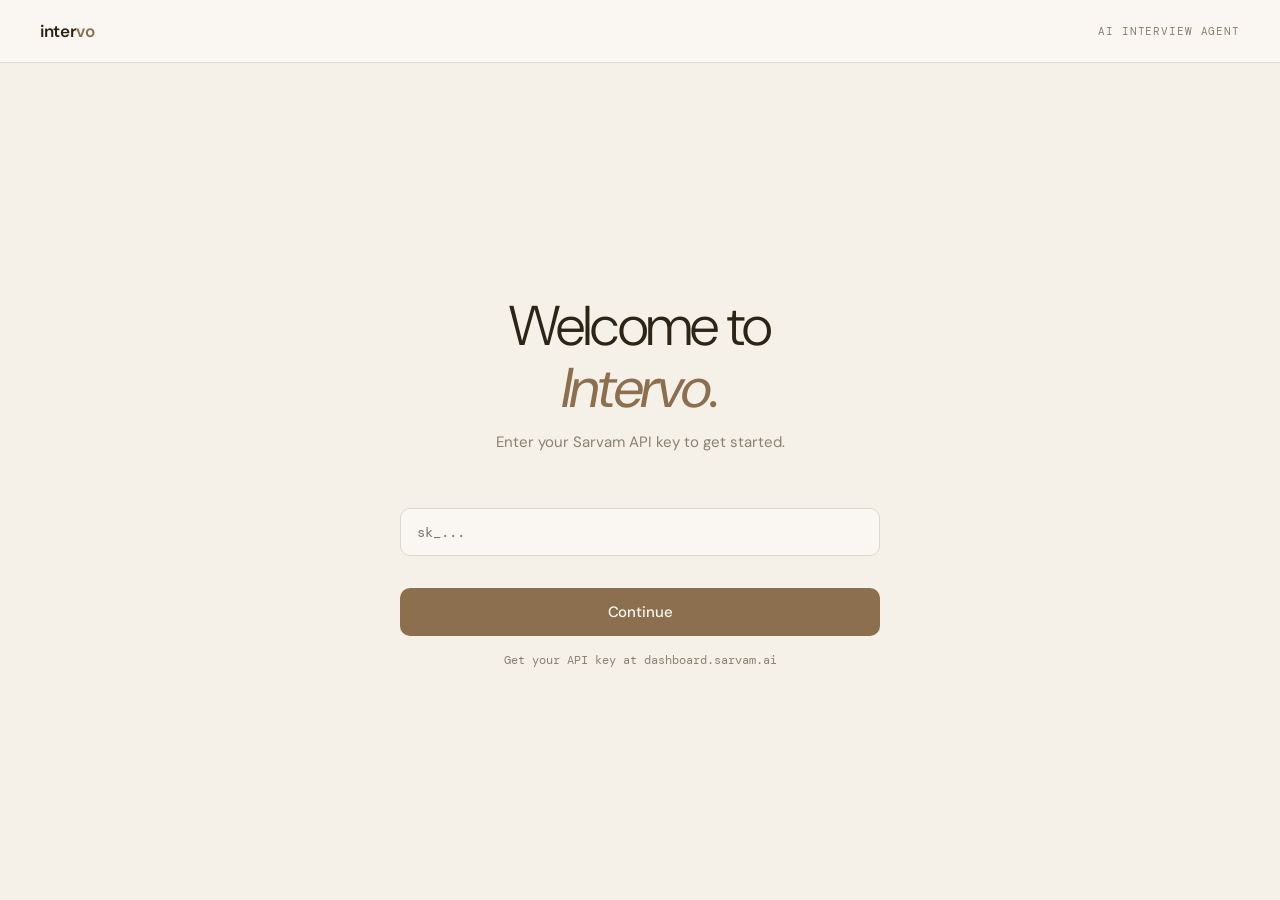
<file: static/index.html>
<!DOCTYPE html>
<head>
  <meta charset="UTF-8" />
  <meta name="viewport" content="width=device-width, initial-scale=1.0" />
  <title>Intervo</title>

<link rel="icon" type="image/svg+xml" href="data:image/svg+xml,%3Csvg xmlns='http://www.w3.org/2000/svg' viewBox='0 0 64 64'%3E%3Cdefs%3E%3ClinearGradient id='g' x1='0' y1='0' x2='1' y2='1'%3E%3Cstop offset='0%25' stop-color='%23FFD54F'/%3E%3Cstop offset='100%25' stop-color='%23F4B400'/%3E%3C/linearGradient%3E%3C/defs%3E%3Crect width='64' height='64' rx='18' fill='url(%23g)'/%3E%3Ctext x='50%25' y='56%25' text-anchor='middle' font-size='40' font-family='Inter, Arial, sans-serif' font-weight='800' fill='white'%3EI%3C/text%3E%3C/svg%3E">
  <link rel="stylesheet" href="/static/style.css" />
</head>
<body>
  <div class="page">
    <nav>
      <div class="logo">inter<span>vo</span></div>
      <span class="nav-tag">AI Interview Agent</span>
    </nav>

    <div id="keyScreen" class="upload-container" style="display: none;">
      <div class="upload-header">
        <h1>Welcome to<br /><em>Intervo.</em></h1>
        <p>Enter your Sarvam API key to get started.</p>
      </div>
      <div style="display: flex; flex-direction: column; align-items: center; gap: 16px; width: 100%; max-width: 480px;">
        <input type="password" id="apiKeyInput" placeholder="sk_..." />
        <div class="upload-error" id="keyError"></div>
        <button class="btn-primary" id="saveKeyBtn" style="width: 100%;">Continue</button>
        <a href="https://dashboard.sarvam.ai" target="_blank" style="font-size: 12px; color: var(--text-muted); font-family: 'DM Mono', monospace;">
          Get your API key at dashboard.sarvam.ai
        </a>
      </div>
    </div>

    <div id="uploadScreen" class="upload-container" style="display: none;">
      <div class="upload-header">
        <h1>Your next interview,<br /><em>practiced.</em></h1>
        <p>Upload your resume and job description to begin.</p>
      </div>

      <div style="display: flex; flex-direction: column; align-items: center; gap: 24px; width: 100%; max-width: 760px;">
        <div class="upload-grid">
          <div class="drop-zone" id="resumeZone">
            <input type="file" id="resumeInput" accept=".pdf" />
            <div class="drop-icon">R</div>
            <div class="drop-label">Resume</div>
            <div class="drop-sub">PDF only</div>
            <div class="file-name" id="resumeName"></div>
          </div>

          <div class="drop-zone" id="jdZone">
            <input type="file" id="jdInput" accept=".pdf" />
            <div class="drop-icon">JD</div>
            <div class="drop-label">Job Description</div>
            <div class="drop-sub">PDF only</div>
            <div class="file-name" id="jdName"></div>
          </div>
        </div>

        <div class="upload-error" id="uploadError"></div>
        <button class="btn-primary" id="startBtn" disabled>Start Interview</button>

        <button id="changeKeyBtn" style="background: transparent; border: none; color: var(--text-muted); font-size: 12px; font-family: 'DM Mono', monospace; cursor: pointer;">
          Change API key
        </button>
      </div>
    </div>
  </div>

  <script>
    const keyScreen = document.getElementById('keyScreen');
    const uploadScreen = document.getElementById('uploadScreen');
    const apiKeyInput = document.getElementById('apiKeyInput');
    const saveKeyBtn = document.getElementById('saveKeyBtn');
    const keyError = document.getElementById('keyError');
    const resumeInput = document.getElementById('resumeInput');
    const jdInput = document.getElementById('jdInput');
    const resumeZone = document.getElementById('resumeZone');
    const jdZone = document.getElementById('jdZone');
    const resumeName = document.getElementById('resumeName');
    const jdName = document.getElementById('jdName');
    const startBtn = document.getElementById('startBtn');
    const uploadError = document.getElementById('uploadError');
    const changeKeyBtn = document.getElementById('changeKeyBtn');

    function showUpload() {
      keyScreen.style.display = 'none';
      uploadScreen.style.display = 'flex';
    }

    function showKeyScreen() {
      uploadScreen.style.display = 'none';
      keyScreen.style.display = 'flex';
    }

    const savedKey = localStorage.getItem('sarvam_api_key');
    if (savedKey) {
      showUpload();
    } else {
      showKeyScreen();
    }

    saveKeyBtn.addEventListener('click', () => {
      const key = apiKeyInput.value.trim();
      if (!key || !key.startsWith('sk_')) {
        keyError.textContent = 'Please enter a valid Sarvam API key starting with sk_';
        return;
      }
      localStorage.setItem('sarvam_api_key', key);
      keyError.textContent = '';
      showUpload();
    });

    apiKeyInput.addEventListener('keydown', e => {
      if (e.key === 'Enter') saveKeyBtn.click();
    });

    changeKeyBtn.addEventListener('click', () => {
      localStorage.removeItem('sarvam_api_key');
      apiKeyInput.value = '';
      showKeyScreen();
    });

    function checkReady() {
      startBtn.disabled = !(resumeInput.files[0] && jdInput.files[0]);
    }

    resumeInput.addEventListener('change', () => {
      if (resumeInput.files[0]) {
        resumeName.textContent = resumeInput.files[0].name;
        resumeZone.classList.add('uploaded');
      }
      checkReady();
    });

    jdInput.addEventListener('change', () => {
      if (jdInput.files[0]) {
        jdName.textContent = jdInput.files[0].name;
        jdZone.classList.add('uploaded');
      }
      checkReady();
    });

    startBtn.addEventListener('click', async () => {
      uploadError.textContent = '';
      startBtn.disabled = true;
      startBtn.textContent = 'Preparing...';

      const apiKey = localStorage.getItem('sarvam_api_key');
      const form = new FormData();
      form.append('resume', resumeInput.files[0]);
      form.append('jd', jdInput.files[0]);

      try {
        const res = await fetch('/api/start', {
          method: 'POST',
          headers: { 'X-Sarvam-Key': apiKey },
          body: form,
        });
        if (!res.ok) throw new Error('Failed to start session');
        const data = await res.json();
        window.location.href = '/interview?session_id=' + data.session_id + '&opening_text=' + encodeURIComponent(data.text);
      } catch (e) {
        uploadError.textContent = 'Something went wrong. Please try again.';
        startBtn.disabled = false;
        startBtn.textContent = 'Start Interview';
      }
    });
  </script>
</body>
</html>
</file>
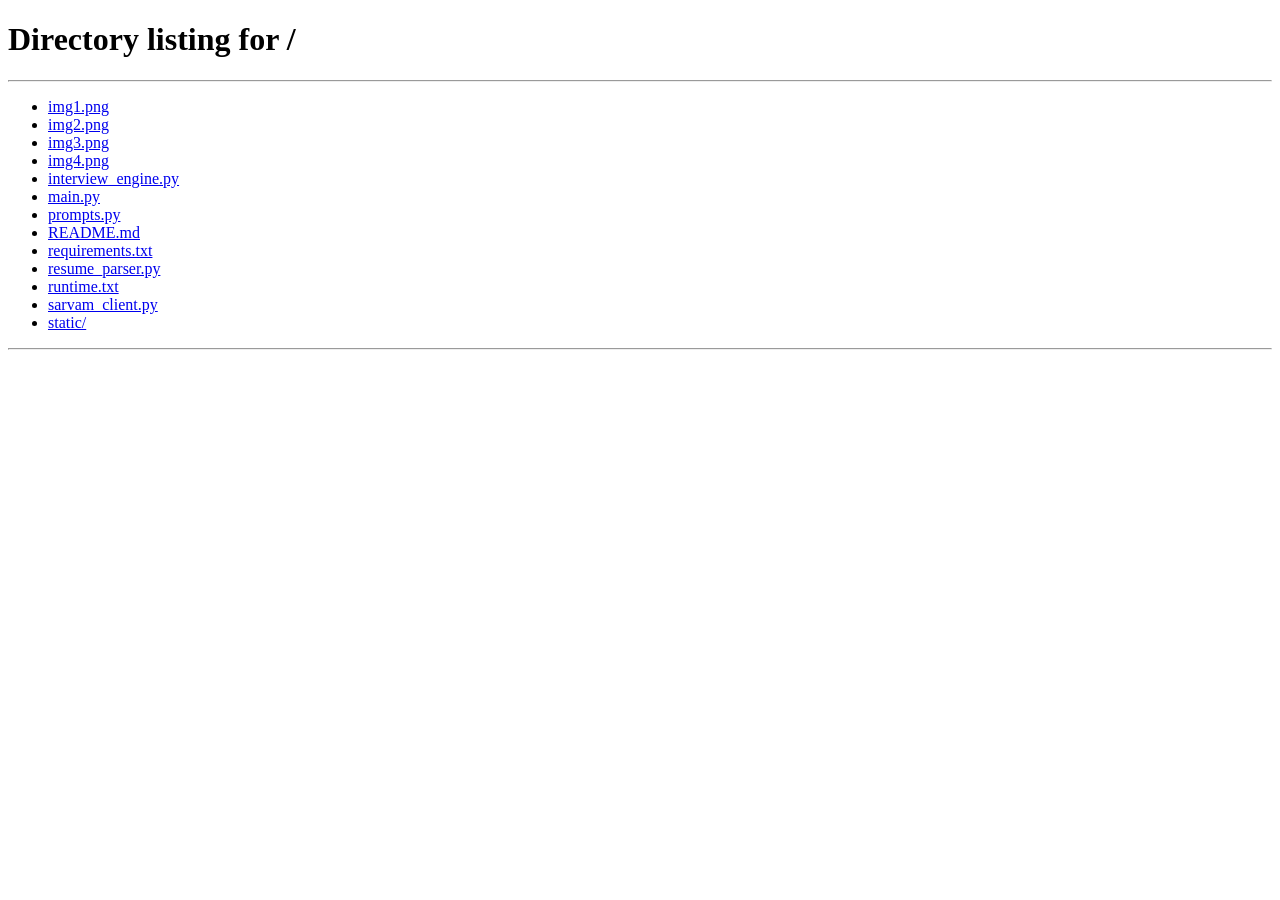
<file: static/interview.html>
<!DOCTYPE html>
<html lang="en">
<head>
  <meta charset="UTF-8" />
  <meta name="viewport" content="width=device-width, initial-scale=1.0" />
  <title>Intervo - Interview</title>
  <link rel="stylesheet" href="/static/style.css" />
</head>
<body>
  <div class="page">
    <nav>
      <div class="logo">inter<span>vo</span></div>
      <div class="status-bar">
        <div class="status-dot active" id="statusDot"></div>
        <span id="statusText">Initializing</span>
      </div>
    </nav>

    <div class="interview-container">
      <div class="orb-wrapper">
        <div class="orb-ring"></div>
        <div class="orb-ring"></div>
        <div class="orb-ring"></div>
        <div class="orb idle" id="orb"></div>
      </div>

      <div class="transcript-box" id="transcriptBox">
        <div class="transcript-empty" id="transcriptEmpty">Waiting for interviewer...</div>
      </div>

      <div class="mic-hint" id="micHint">Hold spacebar or tap orb to speak</div>

      <button class="end-btn" id="endBtn">End Interview</button>
    </div>
  </div>

  <script src="/static/app.js?v=3"></script>
</body>
</html>
</file>
<file: static/style.css>
@import url('https://fonts.googleapis.com/css2?family=DM+Sans:ital,opsz,wght@0,9..40,300;0,9..40,400;0,9..40,500;0,9..40,600;1,9..40,300&family=DM+Mono:wght@300;400&display=swap');

*, *::before, *::after {
  box-sizing: border-box;
  margin: 0;
  padding: 0;
}

:root {
  --bg: #f5f0e8;
  --bg-2: #ede8df;
  --surface: #faf7f2;
  --surface-2: #ede8df;
  --border: #ddd8ce;
  --border-light: #e8e3d8;
  --accent: #8b6f4e;
  --accent-light: #c4a882;
  --accent-dim: rgba(139, 111, 78, 0.1);
  --sage: #7a8c72;
  --sage-dim: rgba(122, 140, 114, 0.12);
  --terracotta: #c17a5a;
  --terracotta-dim: rgba(193, 122, 90, 0.1);
  --text: #2c2416;
  --text-muted: #8c8070;
  --text-dim: #6b5d4f;
  --success: #7a8c72;
  --danger: #c17a5a;
}

html, body {
  background: var(--bg);
  color: var(--text);
  font-family: 'DM Sans', sans-serif;
  min-height: 100vh;
  -webkit-font-smoothing: antialiased;
}

a { color: inherit; text-decoration: none; }

.mono { font-family: 'DM Mono', monospace; }

.page {
  min-height: 100vh;
  display: flex;
  flex-direction: column;
}

/* NAV */
nav {
  padding: 20px 40px;
  display: flex;
  align-items: center;
  justify-content: space-between;
  border-bottom: 1px solid var(--border);
  background: var(--surface);
}

.logo {
  font-size: 17px;
  font-weight: 600;
  letter-spacing: -0.02em;
  color: var(--text);
}

.logo span {
  color: var(--accent);
}

.nav-tag {
  font-family: 'DM Mono', monospace;
  font-size: 11px;
  color: var(--text-muted);
  letter-spacing: 0.08em;
  text-transform: uppercase;
}

/* UPLOAD PAGE */
.upload-container {
  flex: 1;
  display: flex;
  flex-direction: column;
  align-items: center;
  justify-content: center;
  padding: 60px 40px;
  gap: 56px;
}

.upload-header {
  text-align: center;
}

.upload-header h1 {
  font-size: clamp(32px, 5vw, 56px);
  font-weight: 300;
  letter-spacing: -0.03em;
  line-height: 1.1;
  margin-bottom: 14px;
  color: var(--text);
}

.upload-header h1 em {
  font-style: italic;
  color: var(--accent);
  font-weight: 400;
}

.upload-header p {
  font-size: 15px;
  color: var(--text-muted);
  font-weight: 400;
}

.upload-grid {
  display: grid;
  grid-template-columns: 1fr 1fr;
  gap: 14px;
  width: 100%;
  max-width: 700px;
}

.drop-zone {
  border: 1px solid var(--border);
  border-radius: 14px;
  padding: 36px 28px;
  display: flex;
  flex-direction: column;
  align-items: center;
  gap: 10px;
  cursor: pointer;
  transition: border-color 0.2s, background 0.2s;
  position: relative;
  background: var(--surface);
}

.drop-zone:hover, .drop-zone.active {
  border-color: var(--accent-light);
  background: var(--accent-dim);
}

.drop-zone input[type="file"] {
  position: absolute;
  inset: 0;
  opacity: 0;
  cursor: pointer;
  width: 100%;
  height: 100%;
}

.drop-icon {
  width: 38px;
  height: 38px;
  border-radius: 10px;
  background: var(--bg-2);
  display: flex;
  align-items: center;
  justify-content: center;
  font-size: 13px;
  font-weight: 600;
  color: var(--accent);
  font-family: 'DM Mono', monospace;
  letter-spacing: 0;
}

.drop-label {
  font-size: 14px;
  font-weight: 500;
  text-align: center;
  color: var(--text);
}

.drop-sub {
  font-size: 12px;
  color: var(--text-muted);
  font-family: 'DM Mono', monospace;
}

.drop-zone.uploaded {
  border-color: var(--sage);
  background: var(--sage-dim);
}

.drop-zone.uploaded .drop-icon {
  background: var(--sage-dim);
  color: var(--sage);
}

.file-name {
  font-size: 11px;
  font-family: 'DM Mono', monospace;
  color: var(--sage);
  text-align: center;
  word-break: break-all;
}

.btn-primary {
  background: var(--accent);
  color: #faf7f2;
  border: none;
  border-radius: 10px;
  padding: 14px 44px;
  font-family: 'DM Sans', sans-serif;
  font-size: 15px;
  font-weight: 500;
  cursor: pointer;
  transition: opacity 0.2s, transform 0.1s;
  letter-spacing: -0.01em;
}

.btn-primary:hover { opacity: 0.85; }
.btn-primary:active { transform: scale(0.98); }
.btn-primary:disabled { opacity: 0.35; cursor: not-allowed; }

.upload-error {
  font-size: 13px;
  color: var(--terracotta);
  font-family: 'DM Mono', monospace;
}

/* KEY INPUT */
input[type="password"], input[type="text"] {
  background: var(--surface);
  border: 1px solid var(--border);
  border-radius: 10px;
  padding: 14px 16px;
  color: var(--text);
  font-family: 'DM Mono', monospace;
  font-size: 14px;
  outline: none;
  transition: border-color 0.2s;
  width: 100%;
}

input[type="password"]:focus, input[type="text"]:focus {
  border-color: var(--accent-light);
}

/* INTERVIEW PAGE */
.interview-container {
  flex: 1;
  display: flex;
  flex-direction: column;
  align-items: center;
  justify-content: center;
  padding: 40px;
  gap: 36px;
}

.status-bar {
  display: flex;
  align-items: center;
  gap: 8px;
  font-family: 'DM Mono', monospace;
  font-size: 11px;
  color: var(--text-muted);
  text-transform: uppercase;
  letter-spacing: 0.08em;
}

.status-dot {
  width: 6px;
  height: 6px;
  border-radius: 50%;
  background: var(--border);
}

.status-dot.active {
  background: var(--sage);
  box-shadow: 0 0 8px rgba(122, 140, 114, 0.4);
  animation: pulse 2s infinite;
}

.status-dot.recording {
  background: var(--terracotta);
  box-shadow: 0 0 8px rgba(193, 122, 90, 0.4);
  animation: pulse 1s infinite;
}

@keyframes pulse {
  0%, 100% { opacity: 1; }
  50% { opacity: 0.4; }
}

.orb-wrapper {
  position: relative;
  display: flex;
  align-items: center;
  justify-content: center;
}

.orb {
  width: 110px;
  height: 110px;
  border-radius: 50%;
  background: radial-gradient(circle at 35% 35%, #c4a882, #8b6f4e);
  cursor: pointer;
  transition: transform 0.2s;
  position: relative;
  box-shadow: 0 8px 32px rgba(139, 111, 78, 0.2), 0 2px 8px rgba(139, 111, 78, 0.1);
}

.orb.speaking {
  animation: orbSpeak 0.7s ease-in-out infinite alternate;
  box-shadow: 0 12px 40px rgba(139, 111, 78, 0.3);
}

.orb.recording {
  background: radial-gradient(circle at 35% 35%, #d4957a, #c17a5a);
  box-shadow: 0 12px 40px rgba(193, 122, 90, 0.3);
  animation: orbSpeak 0.35s ease-in-out infinite alternate;
}

.orb.idle {
  opacity: 0.8;
}

@keyframes orbSpeak {
  from { transform: scale(1); }
  to { transform: scale(1.07); }
}

.orb-ring {
  position: absolute;
  border-radius: 50%;
  border: 1px solid rgba(139, 111, 78, 0.15);
  animation: ringExpand 2.5s ease-out infinite;
}

.orb-ring:nth-child(1) { width: 140px; height: 140px; animation-delay: 0s; }
.orb-ring:nth-child(2) { width: 170px; height: 170px; animation-delay: 0.6s; }
.orb-ring:nth-child(3) { width: 200px; height: 200px; animation-delay: 1.2s; }

@keyframes ringExpand {
  0% { opacity: 0.3; transform: scale(0.95); }
  100% { opacity: 0; transform: scale(1.05); }
}

.transcript-box {
  width: 100%;
  max-width: 600px;
  background: var(--surface);
  border: 1px solid var(--border-light);
  border-radius: 14px;
  padding: 22px;
  min-height: 110px;
  max-height: 220px;
  overflow-y: auto;
  display: flex;
  flex-direction: column;
  gap: 10px;
}

.transcript-box::-webkit-scrollbar { width: 3px; }
.transcript-box::-webkit-scrollbar-track { background: transparent; }
.transcript-box::-webkit-scrollbar-thumb { background: var(--border); border-radius: 2px; }

.transcript-line {
  font-size: 14px;
  line-height: 1.6;
}

.transcript-line.ai {
  color: var(--accent);
  font-weight: 500;
}

.transcript-line.user {
  color: var(--text-dim);
  padding-left: 14px;
  border-left: 2px solid var(--border);
}

.transcript-empty {
  color: var(--text-muted);
  font-size: 13px;
  font-family: 'DM Mono', monospace;
  text-align: center;
  margin: auto;
}

.mic-hint {
  font-size: 12px;
  color: var(--text-muted);
  font-family: 'DM Mono', monospace;
  text-align: center;
  letter-spacing: 0.02em;
}

.end-btn {
  background: transparent;
  border: 1px solid var(--border);
  color: var(--text-muted);
  border-radius: 8px;
  padding: 10px 24px;
  font-family: 'DM Sans', sans-serif;
  font-size: 13px;
  cursor: pointer;
  transition: border-color 0.2s, color 0.2s;
}

.end-btn:hover {
  border-color: var(--terracotta);
  color: var(--terracotta);
}

/* FEEDBACK PAGE */
.feedback-container {
  flex: 1;
  display: flex;
  flex-direction: column;
  align-items: center;
  padding: 56px 40px;
  gap: 40px;
  max-width: 860px;
  margin: 0 auto;
  width: 100%;
}

.feedback-header {
  text-align: center;
  width: 100%;
}

.feedback-header h1 {
  font-size: 44px;
  font-weight: 300;
  letter-spacing: -0.03em;
  margin-bottom: 10px;
  color: var(--text);
}

.verdict-badge {
  display: inline-block;
  font-family: 'DM Mono', monospace;
  font-size: 11px;
  padding: 5px 14px;
  border-radius: 100px;
  border: 1px solid var(--accent-light);
  color: var(--accent);
  letter-spacing: 0.06em;
  text-transform: uppercase;
}

.hire-meter {
  width: 100%;
  background: var(--surface);
  border: 1px solid var(--border-light);
  border-radius: 14px;
  padding: 28px;
  display: flex;
  flex-direction: column;
  gap: 18px;
}

.meter-label {
  display: flex;
  justify-content: space-between;
  align-items: center;
}

.meter-label span:first-child {
  font-size: 12px;
  color: var(--text-muted);
  text-transform: uppercase;
  letter-spacing: 0.08em;
  font-family: 'DM Mono', monospace;
}

.meter-value {
  font-size: 44px;
  font-weight: 300;
  letter-spacing: -0.04em;
  color: var(--accent);
}

.meter-track {
  height: 5px;
  background: var(--bg-2);
  border-radius: 3px;
  overflow: hidden;
}

.meter-fill {
  height: 100%;
  background: linear-gradient(90deg, var(--accent-light), var(--accent));
  border-radius: 3px;
  transition: width 1.4s cubic-bezier(0.16, 1, 0.3, 1);
  width: 0%;
}

.scores-grid {
  display: grid;
  grid-template-columns: repeat(3, 1fr);
  gap: 12px;
  width: 100%;
}

.score-card {
  background: var(--surface);
  border: 1px solid var(--border-light);
  border-radius: 12px;
  padding: 20px;
  display: flex;
  flex-direction: column;
  gap: 8px;
}

.score-card-label {
  font-size: 11px;
  color: var(--text-muted);
  text-transform: uppercase;
  letter-spacing: 0.08em;
  font-family: 'DM Mono', monospace;
}

.score-card-value {
  font-size: 30px;
  font-weight: 300;
  letter-spacing: -0.03em;
  color: var(--text);
}

.feedback-sections {
  display: grid;
  grid-template-columns: 1fr 1fr;
  gap: 14px;
  width: 100%;
}

.feedback-section {
  background: var(--surface);
  border: 1px solid var(--border-light);
  border-radius: 14px;
  padding: 22px;
  display: flex;
  flex-direction: column;
  gap: 14px;
}

.feedback-section.full-width {
  grid-column: 1 / -1;
}

.section-title {
  font-size: 11px;
  color: var(--text-muted);
  text-transform: uppercase;
  letter-spacing: 0.08em;
  font-family: 'DM Mono', monospace;
}

.feedback-list {
  list-style: none;
  display: flex;
  flex-direction: column;
  gap: 10px;
}

.feedback-list li {
  font-size: 14px;
  line-height: 1.6;
  color: var(--text-dim);
  padding-left: 14px;
  position: relative;
}

.feedback-list li::before {
  content: '';
  position: absolute;
  left: 0;
  top: 9px;
  width: 4px;
  height: 4px;
  border-radius: 50%;
  background: var(--sage);
}

.feedback-list.weak li::before { background: var(--terracotta); }
.feedback-list.improve li::before { background: var(--accent-light); }

.summary-text {
  font-size: 15px;
  line-height: 1.75;
  color: var(--text-dim);
  font-weight: 300;
}

.restart-btn {
  background: transparent;
  border: 1px solid var(--border);
  color: var(--text-muted);
  border-radius: 10px;
  padding: 13px 36px;
  font-family: 'DM Sans', sans-serif;
  font-size: 14px;
  cursor: pointer;
  transition: border-color 0.2s, color 0.2s;
}

.restart-btn:hover {
  border-color: var(--accent);
  color: var(--accent);
}

.loading-screen {
  flex: 1;
  display: flex;
  flex-direction: column;
  align-items: center;
  justify-content: center;
  gap: 20px;
}

.loading-text {
  font-size: 13px;
  color: var(--text-muted);
  font-family: 'DM Mono', monospace;
  letter-spacing: 0.04em;
}

.spinner {
  width: 36px;
  height: 36px;
  border: 2px solid var(--border);
  border-top-color: var(--accent);
  border-radius: 50%;
  animation: spin 0.9s linear infinite;
}

@keyframes spin {
  to { transform: rotate(360deg); }
}

@media (max-width: 640px) {
  nav { padding: 18px 24px; }
  .upload-grid { grid-template-columns: 1fr; }
  .scores-grid { grid-template-columns: 1fr; }
  .feedback-sections { grid-template-columns: 1fr; }
  .feedback-section.full-width { grid-column: 1; }
  .upload-container { padding: 40px 24px; gap: 40px; }
  .feedback-container { padding: 40px 24px; }
  .interview-container { padding: 32px 24px; }
}
</file>
